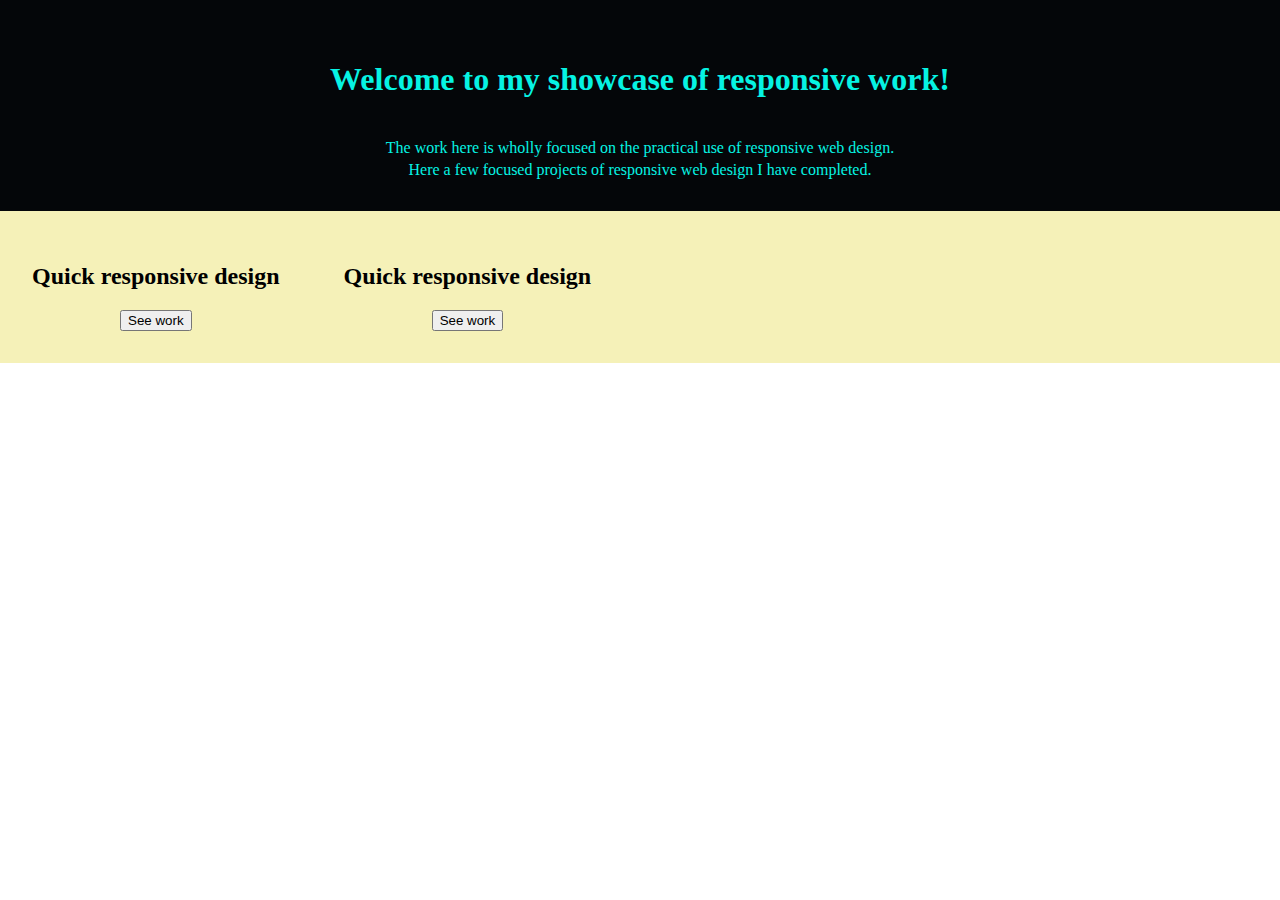
<file: index.html>
<!DOCTYPE html>
<html lang="en">
<head>
    <meta charset="UTF-8">
    <meta http-equiv="X-UA-Compatible" content="IE=edge">
    <meta name="viewport" content="width=device-width, initial-scale=1.0">
    <link rel="stylesheet" href="./assets/main/style.css">
    <title>Responsive</title>
</head>
<body>
    <header>
        <h1>
            Welcome to my showcase of responsive work!
        </h1>
        <p>
            The work here is wholly focused on the practical use of responsive web design.
        </p>
        <br />
        <p>
            Here a few focused projects of responsive web design I have completed.
        </p>
    </header>
    <section class="row">
        <div class="col each__card">
            <h2>
                Quick responsive design
            </h2>
            <a href="./flexbox/index.html"><button>See work</button></a>
        </div>
        <div class="col each__card">
            <h2>
                Quick responsive design
            </h2>
            <a href="./nav-section/index.html"><button>See work</button></a>
        </div>
    </section>

    
</body>
</html>
</file>
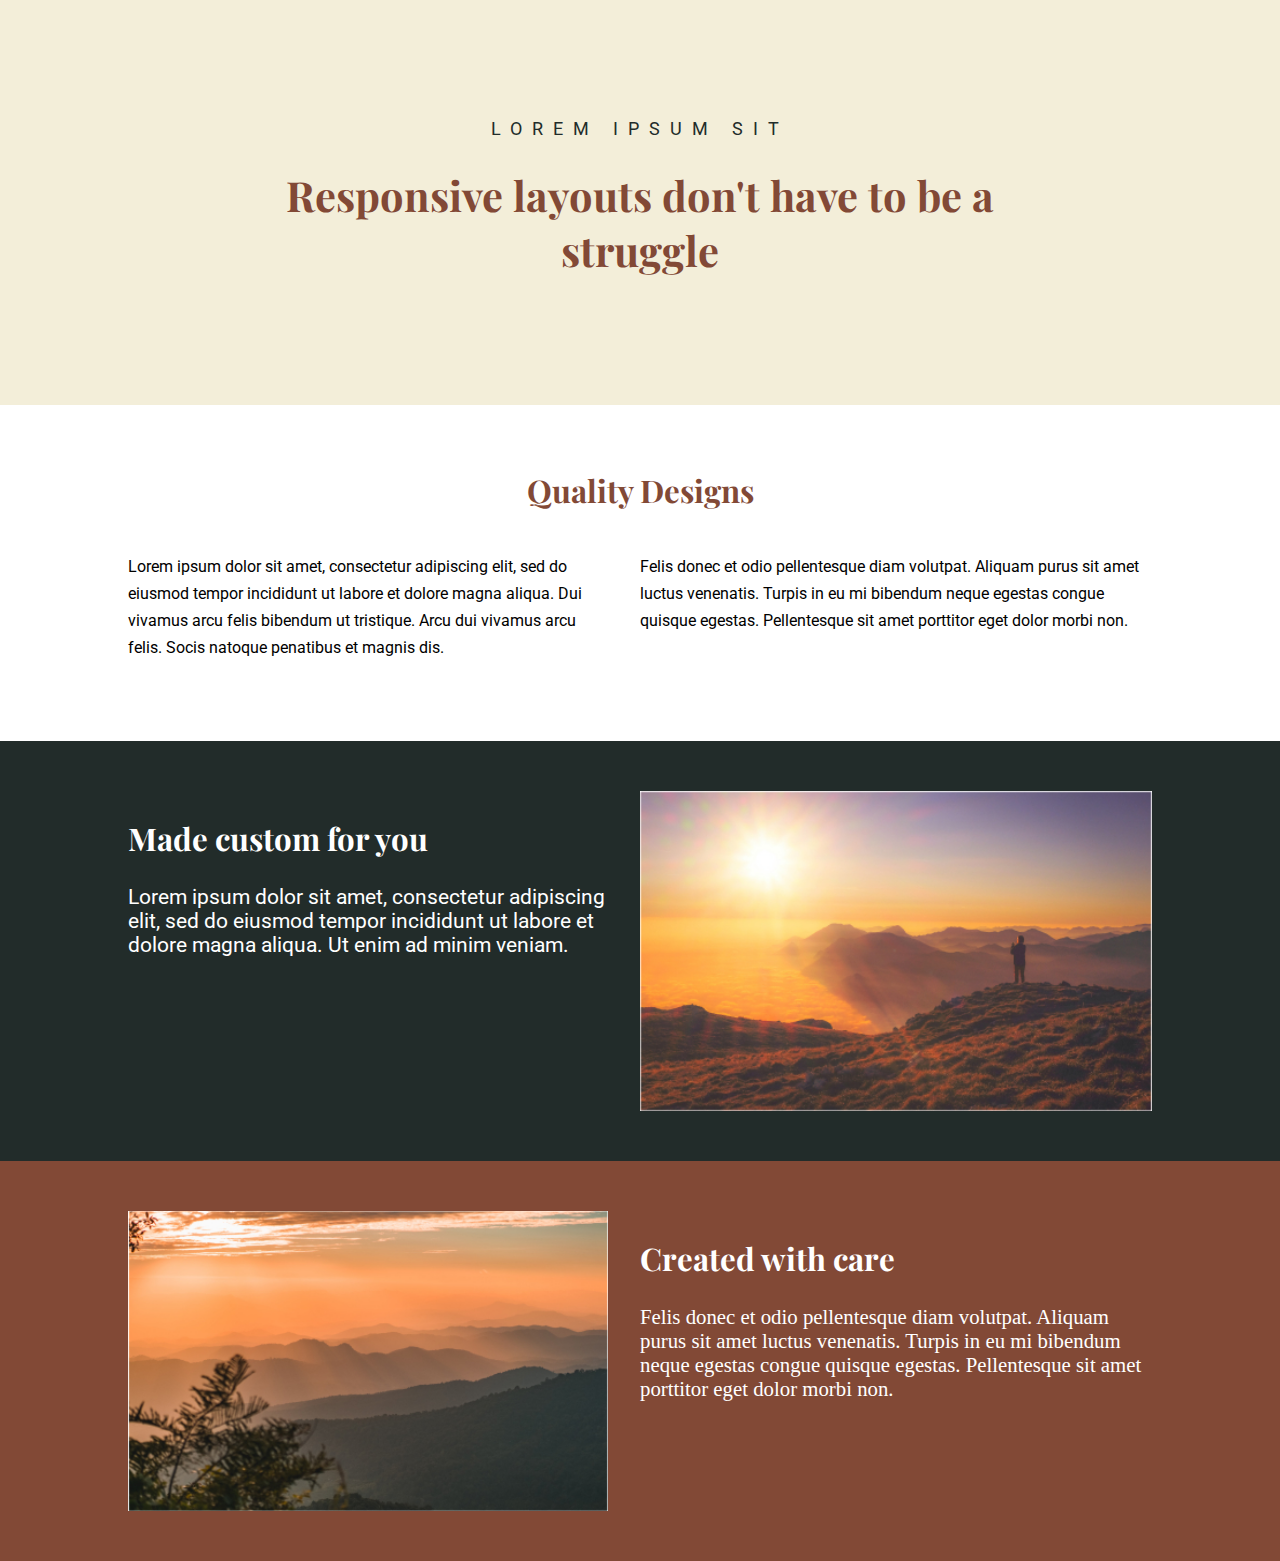
<file: flexbox/index.html>
<!DOCTYPE html>

<html>
    <head>
        <meta charset="utf-8">
        <meta http-equiv="X-UA-Compatible" content="IE=edge">
        <title></title>
        <meta name="description" content="">
        <meta name="viewport" content="width=device-width, initial-scale=1">
        <link rel="preconnect" href="https://fonts.googleapis.com">
<link rel="preconnect" href="https://fonts.gstatic.com" crossorigin>
<link href="https://fonts.googleapis.com/css2?family=Playfair+Display&family=Roboto:wght@400;900&display=swap" rel="stylesheet">
        <link rel="stylesheet" href="./style.css">
    </head>
    <body>
        <div class="hero">
            <div class="container">
                <div class="hero__titles">
                    <p class="hero__subtitle">Lorem ipsum sit</p>
                    <h1 class="hero__title">Responsive layouts don't have to be a struggle</h1>

                </div>
            </div>
        </div>

        <section class="info">
            <div class="container">
                <h2 class="info__header">Quality Designs</h2>
                <div class="info__text_section">
                    <p class="info__text info__text_one">Lorem ipsum dolor sit amet, consectetur adipiscing elit, sed do eiusmod tempor incididunt ut labore et dolore magna aliqua. Dui vivamus arcu felis bibendum ut tristique. Arcu dui vivamus arcu felis. Socis natoque penatibus et magnis dis.</p>
                    <p class="info__text">Felis donec et odio pellentesque diam volutpat. Aliquam purus sit amet luctus venenatis. Turpis in eu mi bibendum neque egestas congue quisque egestas. Pellentesque sit amet porttitor eget dolor morbi non.</p>

                </div>
            </div>
        </section>

        <section class="section__img">
            <div class="container row">
                <div class="img__text">
                    <h2 class="img__title">Made custom for you</h2>
                    <p>
                        Lorem ipsum dolor sit amet, consectetur adipiscing elit, sed do eiusmod tempor incididunt ut labore et dolore magna aliqua. Ut enim ad minim veniam.
                    </p>
                </div>
                
                <img class="img__one" src="./image-01.jpg" alt="man on a coastal hill looking at the sunset skyline">
            </div>
        </section>

        <section class="section__img_two">
            <div class="container row">
                <img class="img__two" src="./image-02.jpg" alt="sun setting over a range of hills">
                <div class="img__text_two">
                    <h2 class="img__title">Created with care</h2>
                    <p>
                        Felis donec et odio pellentesque diam volutpat. Aliquam
                        purus sit amet luctus venenatis. Turpis in eu mi
                        bibendum neque egestas congue quisque egestas.
                        Pellentesque sit amet porttitor eget dolor morbi non.
                    </p>
                </div>
            </div>
        </section>
    </body>
</html>
</file>
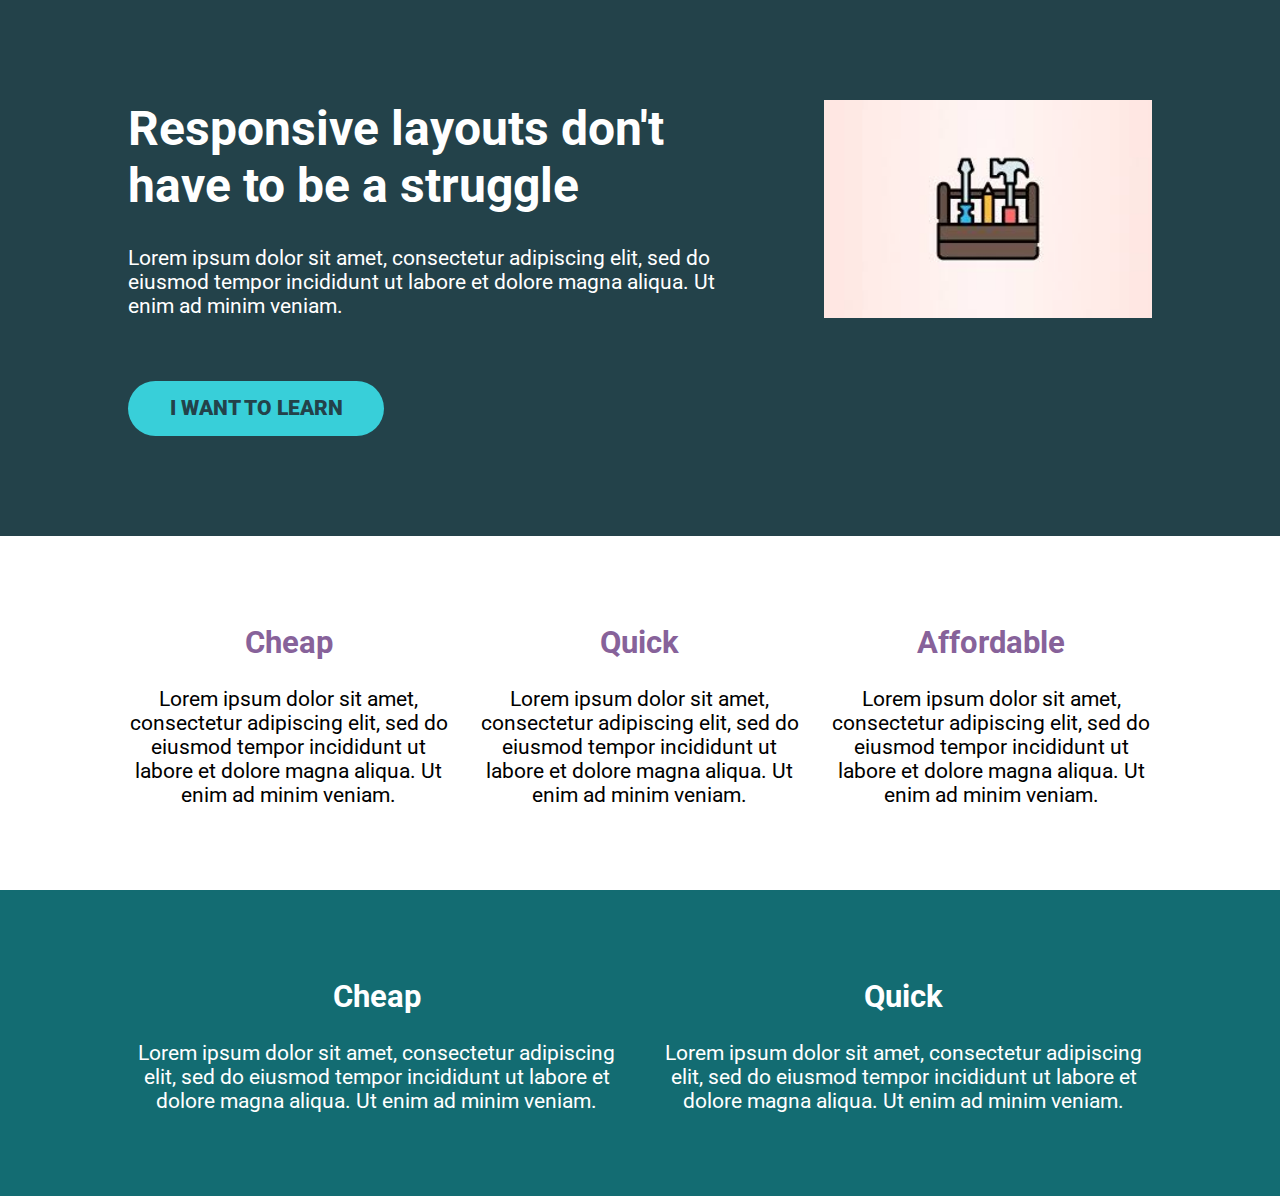
<file: header-section/index.html>
<!DOCTYPE html>
<html lang="en">
<head>
    <meta charset="UTF-8">
    <meta name="viewport" content="width=device-width, initial-scale=1.0">
    <title>Responsive Layout</title>
    <link rel="preconnect" href="https://fonts.googleapis.com">
    <link rel="preconnect" href="https://fonts.gstatic.com" crossorigin>
    <link href="https://fonts.googleapis.com/css2?family=Roboto:wght@400;900&display=swap" rel="stylesheet">
    <link rel="stylesheet" href="style.css">
</head>
<body>
    <div class="hero">
        <div class="container row">
            <div class="hero__text">
                <h1>Responsive layouts don't have to be a struggle</h1>
                <p>Lorem ipsum dolor sit amet, consectetur adipiscing elit, sed do eiusmod tempor incididunt ut labore et dolore magna aliqua. Ut enim ad minim veniam.</p>
                <a href="#" class="btn">I want to learn</a>
            </div>

            <img class="hero__img" src="./images/hero-img.jpeg" alt="website sketches">
        
        </div>
    </div>
    <div class="three-col">
    <div class="container row">
            <div class="col">
                <h2>Cheap</h2>
                <p>Lorem ipsum dolor sit amet, consectetur adipiscing elit, sed do eiusmod tempor incididunt ut labore et dolore magna aliqua. Ut enim ad minim veniam.</p>
            </div>
            <div class="col">
                <h2>Quick</h2>
                <p>Lorem ipsum dolor sit amet, consectetur adipiscing elit, sed do eiusmod tempor incididunt ut labore et dolore magna aliqua. Ut enim ad minim veniam.</p>
            </div>
            <div class="col">
                <h2>Affordable</h2>
                <p>Lorem ipsum dolor sit amet, consectetur adipiscing elit, sed do eiusmod tempor incididunt ut labore et dolore magna aliqua. Ut enim ad minim veniam.</p>
            </div>
    </div>
</div>

    <div class="two-col">
        <div class="container row">
                <div class="col">
                    <h2>Cheap</h2>
                    <p>Lorem ipsum dolor sit amet, consectetur adipiscing elit, sed do eiusmod tempor incididunt ut labore et dolore magna aliqua. Ut enim ad minim veniam.</p>
                </div>
                <div class="col">
                    <h2>Quick</h2>
                    <p>Lorem ipsum dolor sit amet, consectetur adipiscing elit, sed do eiusmod tempor incididunt ut labore et dolore magna aliqua. Ut enim ad minim veniam.</p>
                </div>
        </div>
    </div>


</body>
</html>
</file>
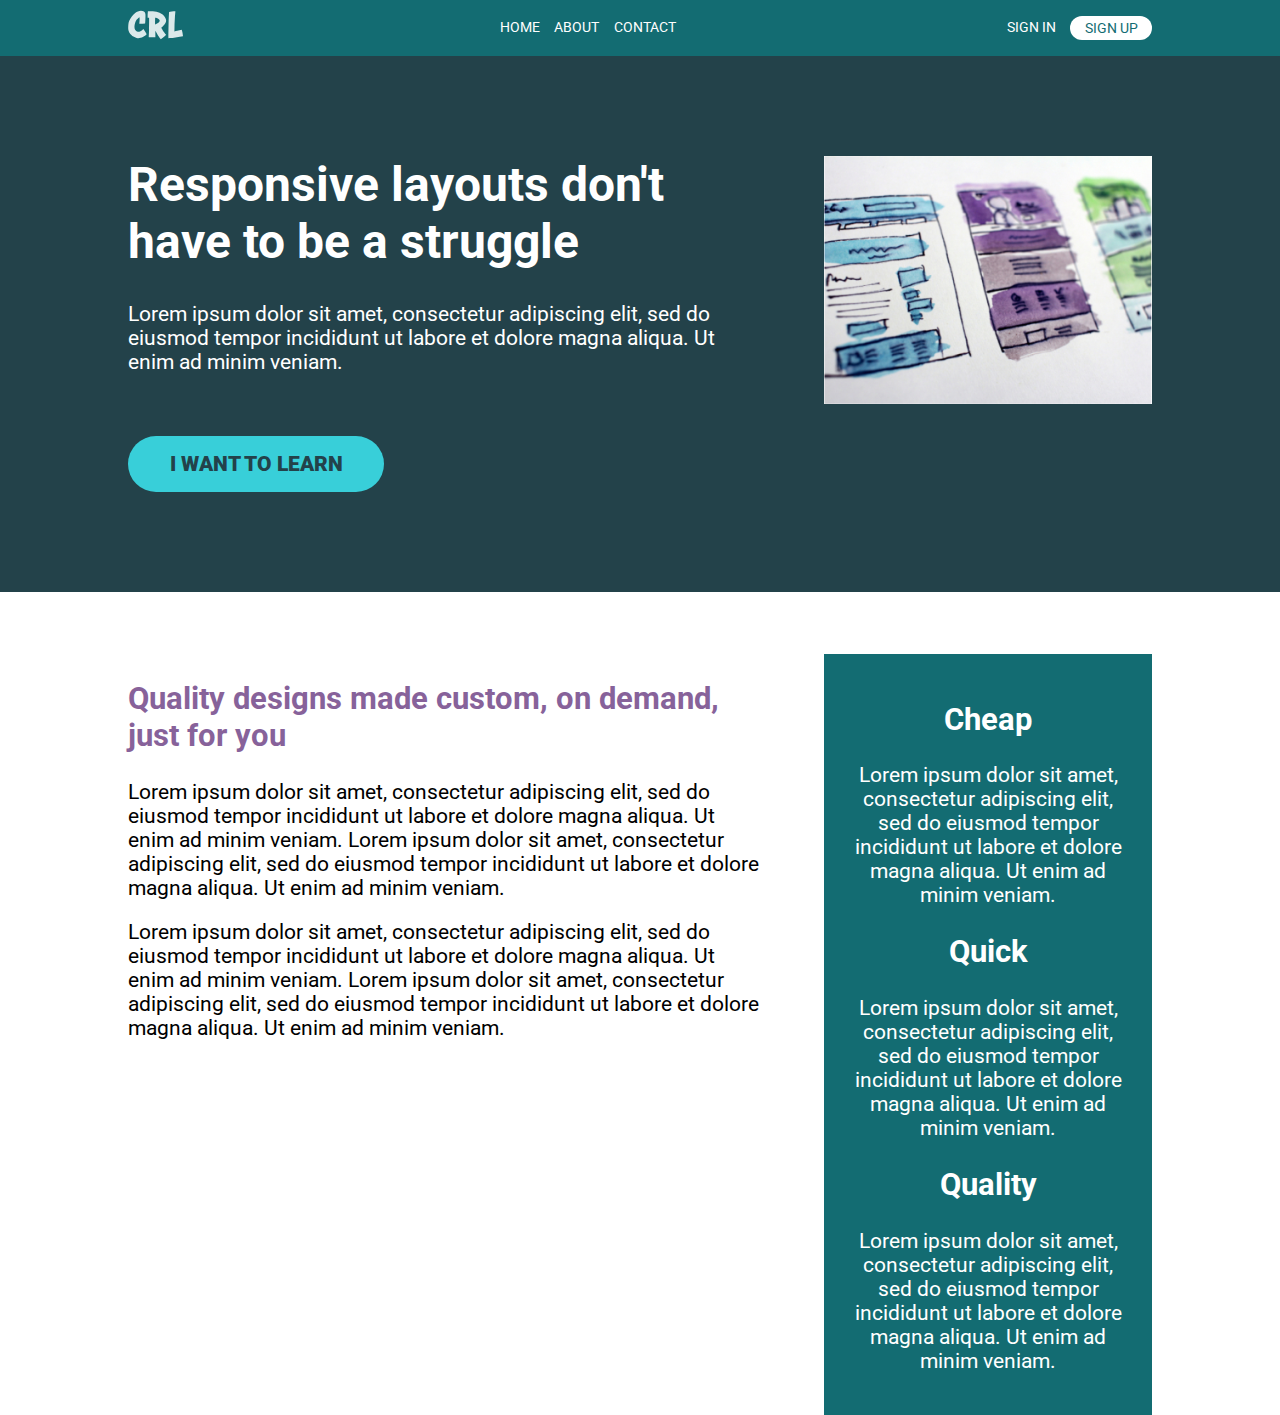
<file: nav-section/index.html>
<!DOCTYPE html>
<html lang="en">
<head>
    <meta charset="UTF-8">
    <meta name="viewport" content="width=device-width, initial-scale=1.0">
    <title>Conquering Responsive Layouts</title>
    <link href="https://fonts.googleapis.com/css2?family=Roboto:wght@400;900&display=swap" rel="stylesheet"> 
    <link rel="stylesheet" href="style.css">
</head>
<body>
    <header>
        <div class="container row">
            <a class="logo" href="#">
                <img src="./img/logo.svg" alt="conquering responsive layouts">
            </a>
            <nav class="nav">
    
                <ul class="nav__list kk">
                    <li class="nav__item"><a href="#" class="nav__link">Home</a></li>
    
                    <li class="nav__item"><a href="#" class="nav__link">About</a></li>
    
                    <li class="nav__item"><a href="#" class="nav__link">Contact</a></li>
                </ul>

                <ul class="nav__list">
                    
                    <li class="nav__item nav__item-push-right"><a href="#" class="nav__link">Sign In</a></li>
    
                    <li class="nav__item"><a href="#" class="nav__link nav__link--button">Sign up</a></li>
                </ul>
            </nav>
        </div>
    </header>

    <section class="hero">
        <div class="container row">
            <div class="hero__text">
                <h1>Responsive layouts don't have to be a struggle</h1>
                <p>Lorem ipsum dolor sit amet, consectetur adipiscing elit, sed do eiusmod tempor incididunt ut labore et dolore magna aliqua. Ut enim ad minim veniam.</p>
                <a href="#" class="btn">I want to learn</a>
            </div>
            <img src="img/hero-img.jpg" alt="UX design sketches" class="hero__img">
        </div>
    </section> 

    <main class="main container row">
            <section class="primary-content">
                <h2 class="section-title">Quality designs made custom, on demand, just for you</h2>
                <p>Lorem ipsum dolor sit amet, consectetur adipiscing elit, sed do eiusmod tempor incididunt ut labore et dolore magna aliqua. Ut enim ad minim veniam. Lorem ipsum dolor sit amet, consectetur adipiscing elit, sed do eiusmod tempor incididunt ut labore et dolore magna aliqua. Ut enim ad minim veniam.</p>
                <p>Lorem ipsum dolor sit amet, consectetur adipiscing elit, sed do eiusmod tempor incididunt ut labore et dolore magna aliqua. Ut enim ad minim veniam. Lorem ipsum dolor sit amet, consectetur adipiscing elit, sed do eiusmod tempor incididunt ut labore et dolore magna aliqua. Ut enim ad minim veniam.</p>
            </section>
            <aside class="sidebar">
                <h2 class="sidebar-title">Cheap</h2>
                <p>Lorem ipsum dolor sit amet, consectetur adipiscing elit, sed do eiusmod tempor incididunt ut labore et dolore magna aliqua. Ut enim ad minim veniam.</p>

                <h2 class="sidebar-title">Quick</h2>
                <p>Lorem ipsum dolor sit amet, consectetur adipiscing elit, sed do eiusmod tempor incididunt ut labore et dolore magna aliqua. Ut enim ad minim veniam.</p>

                <h2 class="sidebar-title">Quality</h2>
                <p>Lorem ipsum dolor sit amet, consectetur adipiscing elit, sed do eiusmod tempor incididunt ut labore et dolore magna aliqua. Ut enim ad minim veniam.</p>
            </aside>
    </main>

    

</body>
</html>
</file>
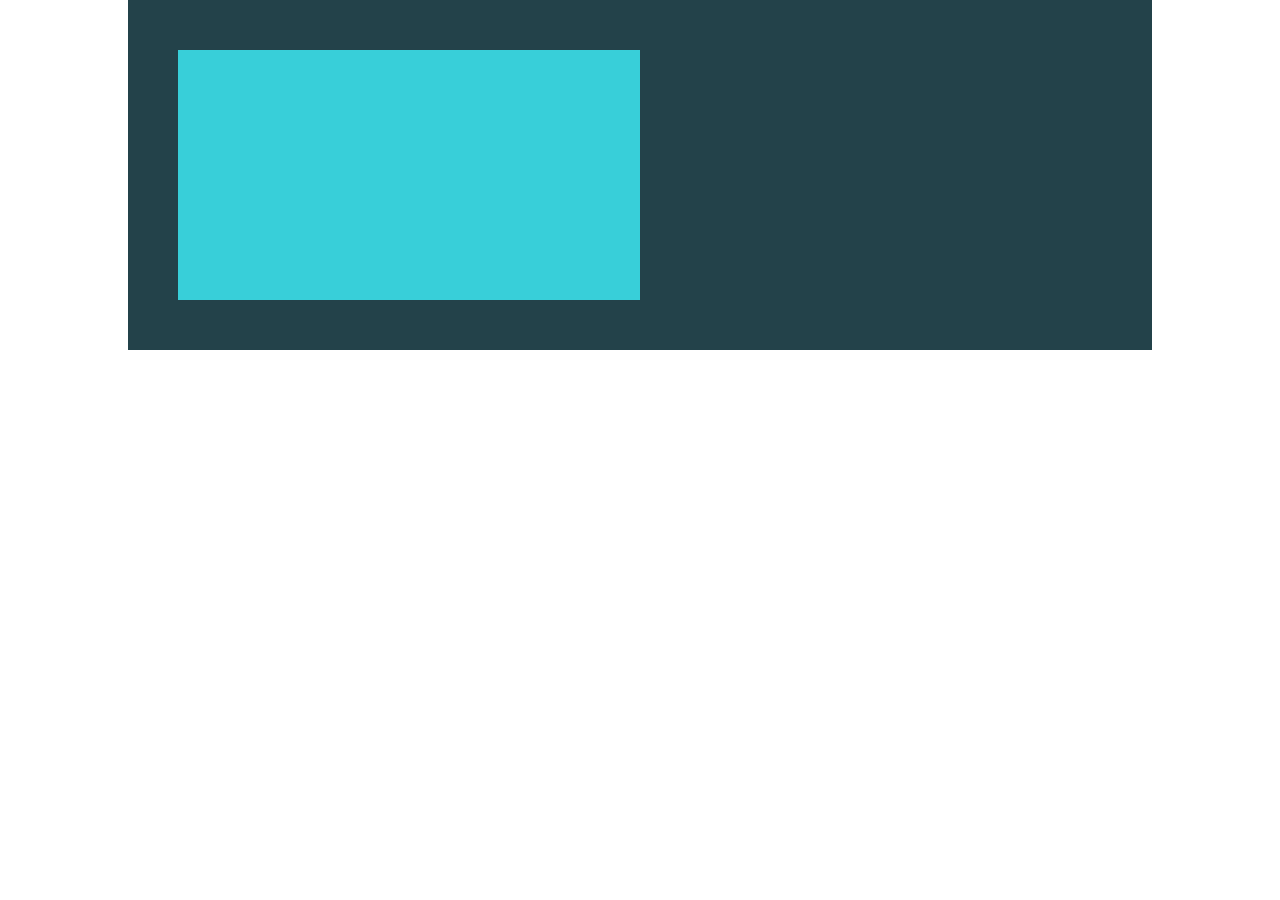
<file: percents-and-widths/index.html>
<!DOCTYPE html>

<html>
    <head>
        <meta charset="utf-8">
        <meta http-equiv="X-UA-Compatible" content="IE=edge">
        <title>Day 1</title>
        <meta name="description" content="">
        <meta name="viewport" content="width=device-width, initial-scale=1">
        <link rel="stylesheet" href="./styles.css">
    </head>
    <body>
        <div class="parent">
            <div class="child">
                
            </div>
        </div>
 
    </body>
</html>
</file>
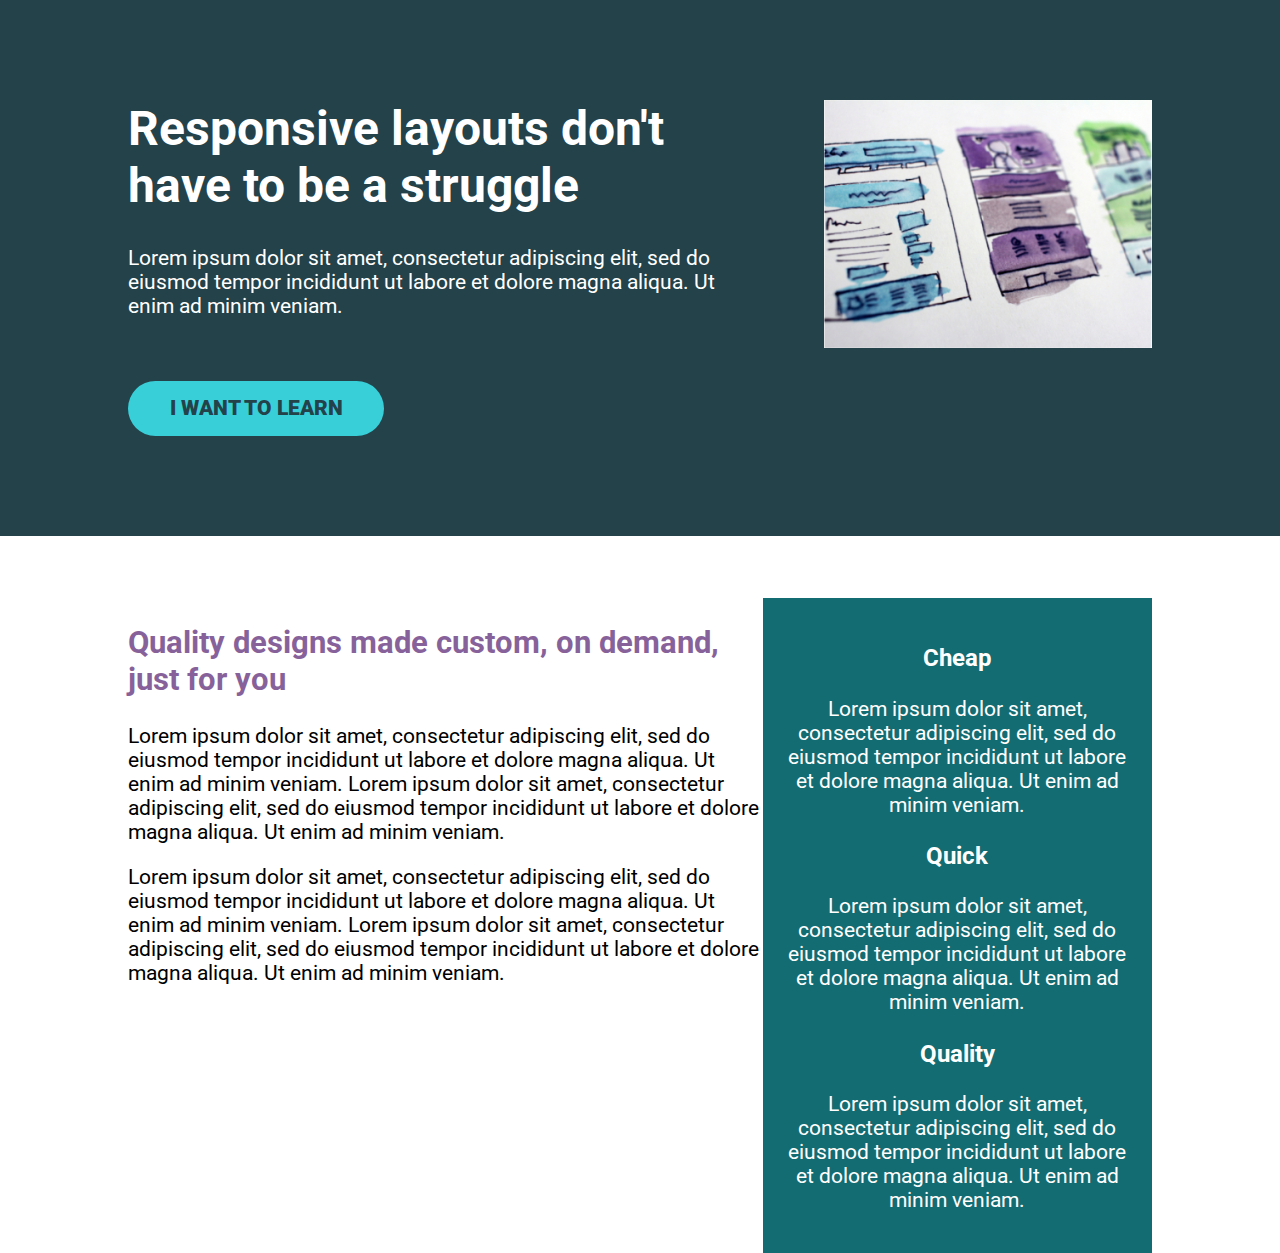
<file: two-col-section/index.html>
<!DOCTYPE html>
<html lang="en">
<head>
    <meta charset="UTF-8">
    <meta name="viewport" content="width=device-width, initial-scale=1.0">
    <title>Conquering Rsponsive Layouts</title>
    <link href="https://fonts.googleapis.com/css2?family=Roboto:wght@400;900&display=swap" rel="stylesheet"> 
    <link rel="stylesheet" href="style.css">
</head>
<body>
    <div class="hero">
        <div class="container row">
            <div class="hero__text">
                <h1>Responsive layouts don't have to be a struggle</h1>
                <p>Lorem ipsum dolor sit amet, consectetur adipiscing elit, sed do eiusmod tempor incididunt ut labore et dolore magna aliqua. Ut enim ad minim veniam.</p>
                <a href="#" class="btn">I want to learn</a>
            </div>
            <img class="hero__img" src="./img/hero-img.jpg" alt="webdev sketches">
        </div>
    </div> 

    <div class="info container row">
            <div class="left__info">
                <h2 class="info-title">Quality designs made custom, on demand, just for you</h2>
                <p>
                    Lorem ipsum dolor sit amet, consectetur adipiscing elit, sed do eiusmod tempor incididunt ut labore et dolore magna aliqua. Ut enim ad minim veniam. Lorem ipsum dolor sit amet, consectetur adipiscing elit, sed do eiusmod tempor incididunt ut labore et dolore magna aliqua. Ut enim ad minim veniam.
                </p>
                <p>
                    Lorem ipsum dolor sit amet, consectetur adipiscing elit, sed do eiusmod tempor incididunt ut labore et dolore magna aliqua. Ut enim ad minim veniam. Lorem ipsum dolor sit amet, consectetur adipiscing elit, sed do eiusmod tempor incididunt ut labore et dolore magna aliqua. Ut enim ad minim veniam.
                </p>
            </div>

            <div class="right__info">
             
                    <h3>Cheap</h3>
                    <p>
                        Lorem ipsum dolor sit amet, consectetur adipiscing elit, sed do eiusmod tempor incididunt ut labore et dolore magna aliqua. Ut enim ad minim veniam.
                    </p>
             
                    <h3>Quick</h3>
                    <p>
                        Lorem ipsum dolor sit amet, consectetur adipiscing elit, sed do eiusmod tempor incididunt ut labore et dolore magna aliqua. Ut enim ad minim veniam.
                    </p>

                    <h3>Quality</h3>
                    <p>
                        Lorem ipsum dolor sit amet, consectetur adipiscing elit, sed do eiusmod tempor incididunt ut labore et dolore magna aliqua. Ut enim ad minim veniam.
                    </p>
             
            </div>
    </div>

</body>
</html>
</file>
<file: assets/main/style.css>
*, *::before, *::after {
    box-sizing: border-box;
}

body {
    margin: 0;
    text-align: center;
}

.row {
    display: flex;
    margin: 0 auto;
}

.col {
    max-width: 100%;
    padding: 2rem;
}

img {
    max-width: 100%;
}

header {
    padding: 40px;
    background-color: #040609;
}

h1 {
    color: #06f3e3;
    margin-bottom: 1.5em;
}

p {
    margin: 0 auto;
    line-height: 20%;
    color: #06f3e3;
}

section {
    background-color: #f5f1b8;
}
</file>
<file: flexbox/style.css>
*, *::before, *::after {
    box-sizing: border-box;
}

:root {
    --var-light-brown: #F3EED9;
    --var-dark-brown: #824936;
    --var-slight-dark: #222C2A;
}


body {
    margin: 0;
    font-size: 1.3rem;
}

img {
    max-width: 100%;
}

.row {
    display: flex;
    justify-content: space-between;
}

.container {
    width: 80%;
    max-width: 1128px;
    margin: 0 auto;
}

.hero {
    padding: 100px 0;
    background-color: var(--var-light-brown);
}

.hero__titles {
    text-align: center;
    width: 80%;
    margin: 0 auto;
}

.hero__subtitle {
    text-transform: uppercase;
    font-size: 1.125rem;
    font-family: 'Roboto';
    letter-spacing: 10px;
    color: var(--var-slight-dark);
}

.hero__title {
    font-family: 'Playfair display';
    color: var(--var-dark-brown);
}

.info {
    margin: 4rem 0;
}

.info__header {
    font-family: 'Playfair display';
    color: var(--var-dark-brown);
    text-align: center;
}

.info__text_section {
    display: flex;
    justify-content: space-between;
}

.info__text {
    width: 50%;
    font-family: 'Roboto';
    font-size: 1rem;
    line-height: 1.7rem;
}

.info__text_one {
    padding-right: 2rem;
}

.section__img {
    padding: 50px 0;
    background-color: var(--var-slight-dark);
    color: #FFF;
}

.img__text {
    padding-right: 2rem;
}

.img__text,
.img__text_two {
    align-self: flex-start;
    justify-content: center;
    width: 50%;
}

.img__title {
    font-family: 'Playfair display';
}

.img__text p {
    font-family: 'Roboto';
}

.img__one,
.img__two {
    width: 50%;
}

.img__two {
    padding-right: 2rem;
}

.section__img_two {
    padding: 50px 0;
    background-color: var(--var-dark-brown);
    color: #FFF;
}

@media (max-width: 680px) {
    .row {
        display: block;
    }
    .img__one,
    .img__two {
        width: 100%;
    }
    .img__text,
    .img__text_two {
        width: 100%;
    }

    .info__text_section {
        display: flex;
        flex-direction: column;
        margin: 0 auto;
    }

    .info__text {
        width: auto;
    }
}
</file>
<file: header-section/style.css>
*, *::before, *::after {
    box-sizing: border-box;
}

body {
    margin: 0;
    font-family: 'Roboto', sans-serif;
    font-size: 1.3rem;
}

img {
    max-width: 100%;
}

h1 {
    font-size: 3rem;
    margin-top: 0;
}

.container {
    width: 80%;
    max-width: 1100px;
    margin: 0 auto;
}

.row {
    /* display: flex => flex container */
    display: flex;
    justify-content: space-between;

    /* can't use yet */
    /* gap: 100px; */
}

.col {
    /* these are now flex items */
    width: 100%;
}

.hero {
    padding: 100px 0;
    background-color: #23424A;
    color: #FFF;
}

.hero__text {
    width: 60%;
}

.hero__img {
    width: 32%;
    align-self: flex-start
}

.hero p {
    margin-bottom: 3em;
}

.btn {
    display: inline-block;
    text-decoration: none;
    text-transform: uppercase; 
    color: #23424A;
    font-weight: 900;
    background-color: #38CFD9;
    padding: .75em 2em;
    border-radius: 100px;
}

.btn:hover,
.btn:focus {
    opacity: .75; 
}

.col + .col {
    margin-left: 30px;
}

.three-col {
    padding: 3em 0;
    text-align: center;
}

.three-col h2 {
    color: #87629A;
}

.two-col {
    text-align: center;
    padding: 3em 0;
    background-color: #136C72;
    color: #FFF;
}
</file>
<file: nav-section/style.css>
/* 
////// For this challenge ///////

- All text is in the text.md file

// Requirements
   1. Get all the navigation items next to one another
   2. Add a space between all the items
*/

*, *::before, *::after {
    box-sizing: border-box;
}

body {
    margin: 0;
    font-family: 'Roboto', sans-serif;
    font-size: 1.3rem;
}

img {
    max-width: 100%;
}

h1 {
    font-size: 3rem;
    margin-top: 0;
}

.section-title {
    color: #87629A;
}

.btn {
    display: inline-block;
    text-decoration: none;
    text-transform: uppercase; 
    color: #23424A;
    font-weight: 900;
    background-color: #38CFD9;
    padding: .75em 2em;
    border-radius: 100px;
}

.btn:hover,
.btn:focus {
    opacity: .75; 
}

.container {
    width: 80%;
    max-width: 1100px;
    margin: 0 auto;
}

.row {
    display: flex;
    justify-content: space-between;
}

.col {
    /* these are now flex items */
    width: 100%;
}

.col + .col {
    margin-left: 30px;
}


header {
    background: #136c72;
    padding: .5em 0;
}

.nav {

    flex-grow: 1;
    display: flex;
    align-items: center;
    justify-content: space-between;
}

.nav__list {

    margin: 0;
    padding: 0;
    list-style: none;
    display: flex;
    font-size: .9rem;
}

.kk {
    margin: 0 auto;
}

.nav__list + .nav__list {
    margin-left: 1em;
}

.nav__item + .nav__item {
    margin-left: 1em;
}

.nav__link {
    color: #fff;
    text-decoration: none;
    text-transform: uppercase;;
}

.nav__link--button {
    background: #fff;
    color: #136c72;
    padding: .25em 1em;
    border-radius: 10em;
}

.nav__link:hover {
    opacity: .75;
}


.hero {
    padding: 100px 0;
    background-color: #23424A;
    color: #FFF;
}

.hero__text { 
    width: 62%;
}

.hero__img {
    width: 32%;
    align-self: flex-start;
}

.hero p {
    margin-bottom: 3em;
}

.main {
    margin-top: 3em;
}

.primary-content {
    width: 62%;
}

.sidebar {
    width: 32%;
    padding: 1em;
    text-align: center;
    color: #fff;
    background-color: #136c72;
}

@media (max-width: 600px) {
    .row {
        display: block;
    }

    .hero__text, 
    .hero__img,
    .primary-content,
    .sidebar {
        width: 100%;
    }

    .hero__img {
        margin-top: 2em;
    }
}
</file>
<file: percents-and-widths/styles.css>
* {
    box-sizing: border-box;
}

body {
    margin: 0;
}

.parent {
    background-color: #23424A;
    padding: 50px;

    width: 80%;
    margin: 0 auto;

    /* compared to */
    /* 
    width: 900px;
    */
}

.child {
    background-color: #38CFD9;

    width: 50%;
    /* hieght is only for startup purposes */
    height: 250px;
}
</file>
<file: two-col-section/style.css>
/* 
////// For this challenge ///////

- All text is in the text.md file

// Requirements
1. Refer to the design specs for the
   overall layout 
2. The image should line up with
   the sidebar in the section
   below

*/

*, *::before, *::after {
    box-sizing: border-box;
}

body {
    margin: 0;
    font-family: 'Roboto', sans-serif;
    font-size: 1.3rem;
}

img {
    max-width: 100%;
}

h1 {
    font-size: 3rem;
    margin-top: 0;
}

.info-title {
    color: #87629A;
}

.btn {
    display: inline-block;
    text-decoration: none;
    text-transform: uppercase; 
    color: #23424A;
    font-weight: 900;
    background-color: #38CFD9;
    padding: .75em 2em;
    border-radius: 100px;
}

.btn:hover,
.btn:focus {
    opacity: .75; 
}

.container {
    width: 80%;
    max-width: 1100px;
    margin: 0 auto;
}

.row {
    /* display: flex => flex container */
    display: flex;
    justify-content: space-between;
    
    /* can't use yet */
    /* gap: 100px; */
}

.col {
    /* these are now flex items */
    width: 100%;
}

.col + .col {
    margin-left: 30px;
}

.hero {
    padding: 100px 0;
    background-color: #23424A;
    color: #FFF;
}

.hero__text,
.left__info { 
    width: 62%;
}

.hero__img {
    width: 32%;
    align-self: flex-start;
}

.hero p {
    margin-bottom: 3em;
}

.info {
    margin-top: 3em;
}

.left__info {
    width: 62%;
}

.right__info {
    width: 38%;
    text-align: center;
    color: #FFF;
    background-color: #136C72;
    padding: 1em;
}
</file>
